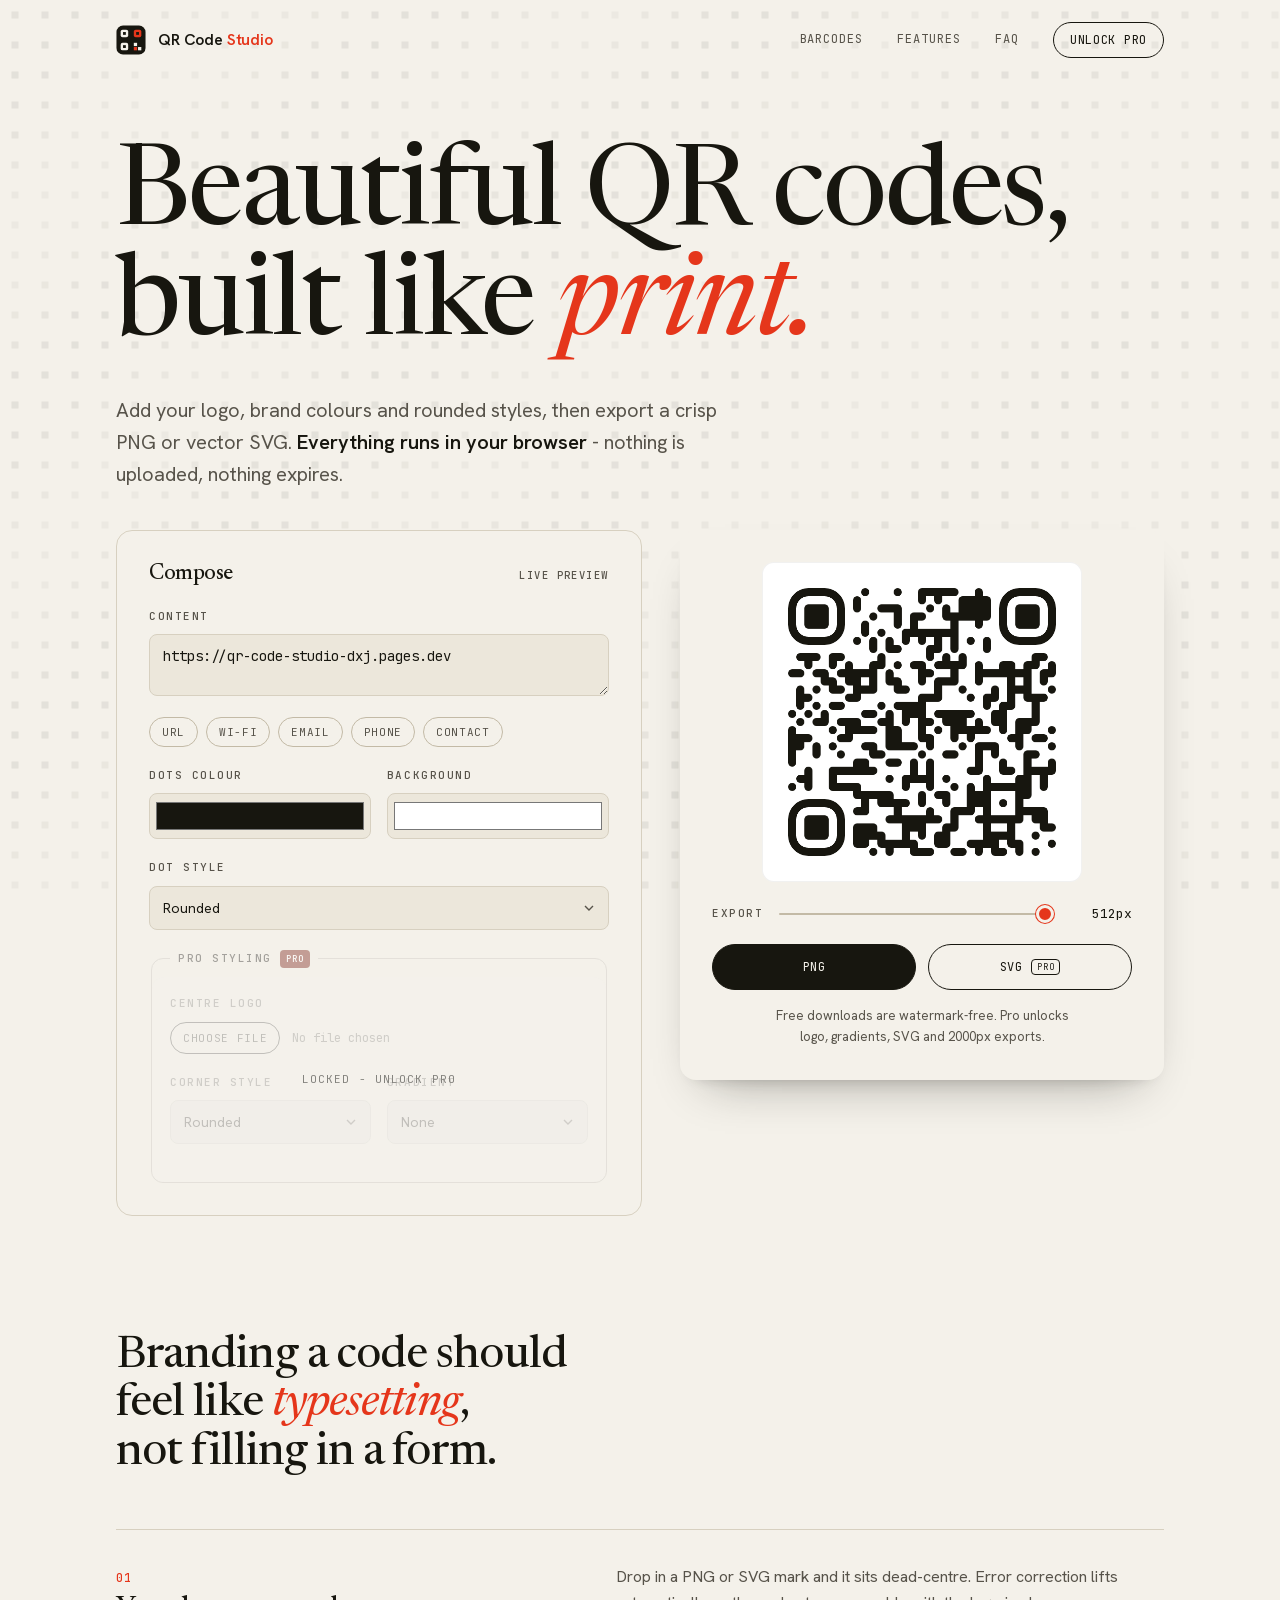
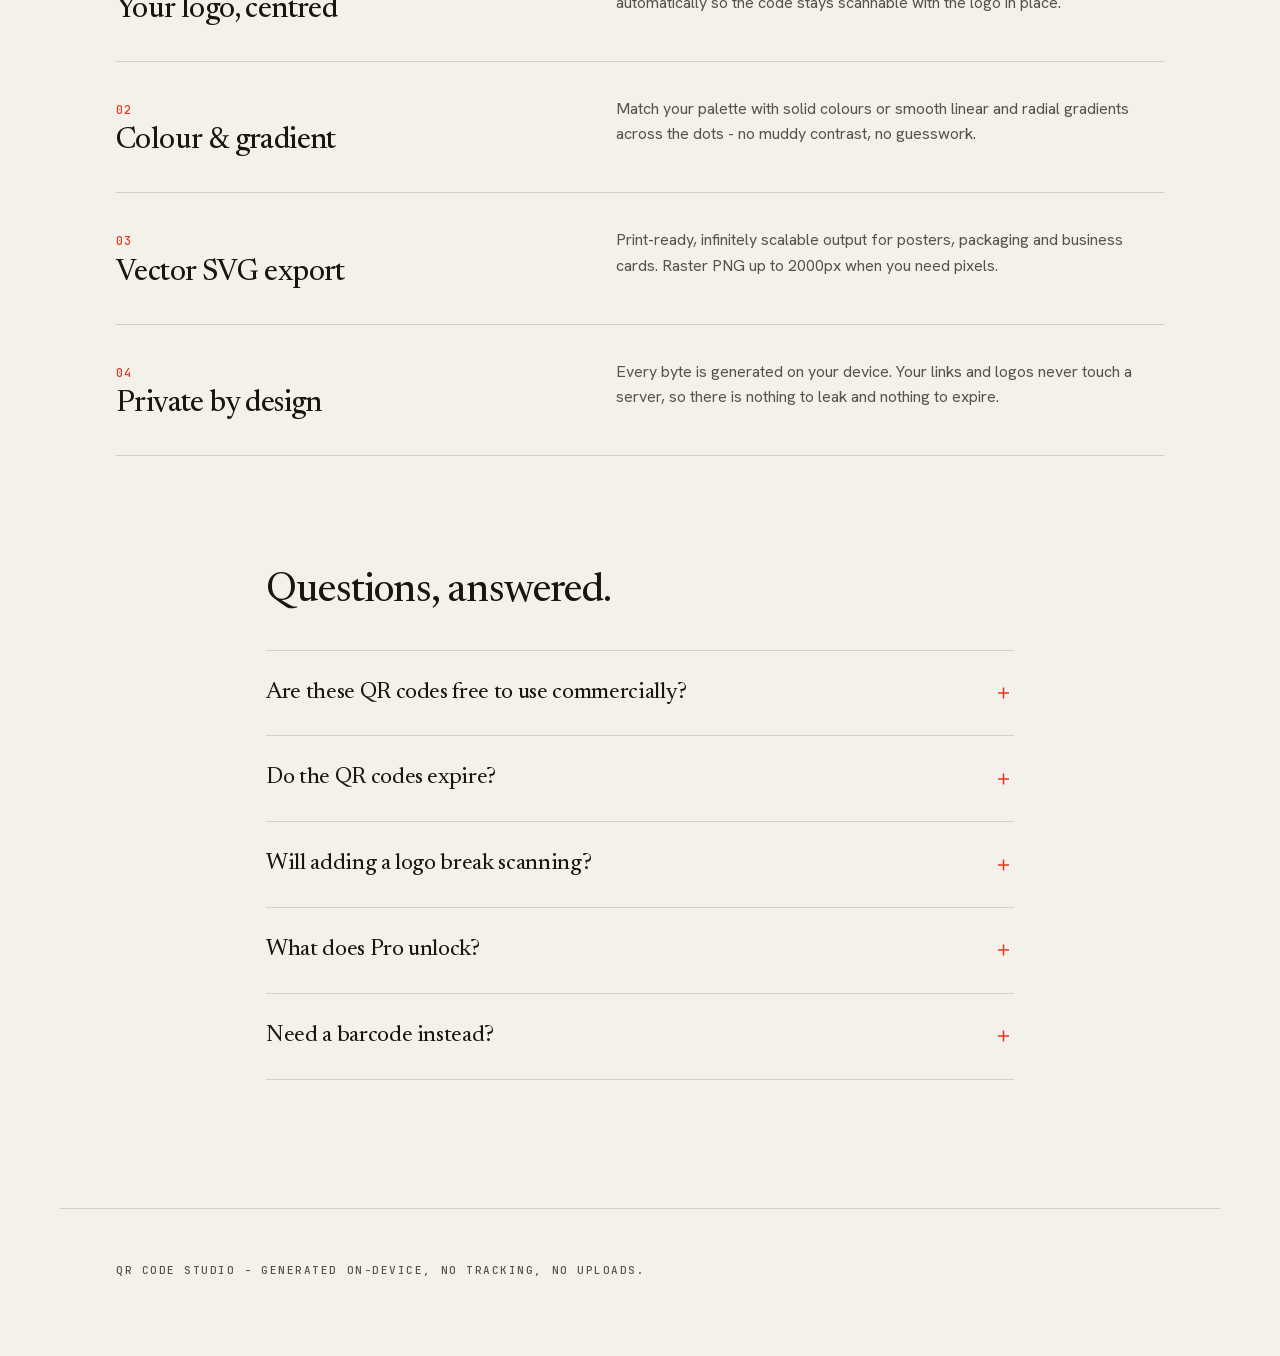
<file: index.html>
<!DOCTYPE html>
<html lang="en">
<head>
  <meta charset="UTF-8" />
  <meta name="viewport" content="width=device-width, initial-scale=1.0" />
  <title>QR Code Studio - Free QR Code Generator with Logo, Colors & SVG</title>
  <meta name="description" content="Create beautiful, high-resolution QR codes free. Add your logo, custom colors, rounded styles, and download as PNG or SVG. Works fully in your browser - no signup, no tracking." />
  <link rel="canonical" href="https://qr-code-studio-dxj.pages.dev/" />

  <meta property="og:type" content="website" />
  <meta property="og:title" content="QR Code Studio - Free QR Code Generator with Logo & Colors" />
  <meta property="og:description" content="Design QR codes with your logo, colors and styles. Download PNG or SVG. Free, private, in-browser." />
  <meta property="og:url" content="https://qr-code-studio-dxj.pages.dev/" />
  <meta property="og:image" content="https://qr-code-studio-dxj.pages.dev/assets/og.svg" />
  <meta name="twitter:card" content="summary_large_image" />
  <meta name="twitter:title" content="QR Code Studio - Free QR Code Generator" />
  <meta name="twitter:description" content="Design QR codes with your logo, colors and styles. Download PNG or SVG. Free & private." />
  <meta name="twitter:image" content="https://qr-code-studio-dxj.pages.dev/assets/og.svg" />

  <link rel="icon" type="image/svg+xml" href="/assets/favicon.svg" />
  <link rel="preload" as="font" type="font/woff2" href="/assets/fonts/newsreader.woff2" crossorigin />
  <link rel="preload" as="font" type="font/woff2" href="/assets/fonts/hanken-grotesk.woff2" crossorigin />
  <link rel="stylesheet" href="/styles.css" />

  <script type="application/ld+json">
  {
    "@context": "https://schema.org",
    "@type": "WebApplication",
    "name": "QR Code Studio",
    "applicationCategory": "DesignApplication",
    "operatingSystem": "Any",
    "offers": { "@type": "Offer", "price": "0", "priceCurrency": "USD" },
    "description": "Free in-browser QR code generator with logo, colors, styles, and PNG/SVG export."
  }
  </script>
</head>
<body>
  <canvas id="bg-grid" aria-hidden="true"></canvas>

  <header class="site-header">
    <a class="brand" href="/" aria-label="QR Code Studio home">
      <svg viewBox="0 0 32 32" fill="none" aria-hidden="true">
        <rect x="0.5" y="0.5" width="31" height="31" rx="7" fill="#17160f"/>
        <rect x="5" y="5" width="8" height="8" rx="2" fill="#f4f1ea"/>
        <rect x="7.5" y="7.5" width="3" height="3" fill="#17160f"/>
        <rect x="19" y="5" width="8" height="8" rx="2" fill="#e5361b"/>
        <rect x="21.5" y="7.5" width="3" height="3" fill="#17160f"/>
        <rect x="5" y="19" width="8" height="8" rx="2" fill="#f4f1ea"/>
        <rect x="7.5" y="21.5" width="3" height="3" fill="#17160f"/>
        <rect x="19" y="19" width="3.5" height="3.5" fill="#f4f1ea"/>
        <rect x="23.5" y="23.5" width="3.5" height="3.5" fill="#f4f1ea"/>
        <rect x="19" y="23.5" width="3.5" height="3.5" fill="#e5361b"/>
      </svg>
      <span class="brand-name">QR&nbsp;Code&nbsp;<em>Studio</em></span>
    </a>
    <nav class="site-nav">
      <a href="/barcode/" class="nav-cross">Barcodes</a>
      <a href="#features">Features</a>
      <a href="#faq">FAQ</a>
      <button id="pro-badge" class="pill" type="button">Unlock Pro</button>
    </nav>
  </header>

  <main>
    <section class="hero">
      <h1>
        <span class="reveal-word" style="--d:0s">Beautiful</span>
        <span class="reveal-word" style="--d:.06s">QR</span>
        <span class="reveal-word" style="--d:.12s">codes,</span>
        <span class="reveal-word" style="--d:.18s">built</span>
        <span class="reveal-word" style="--d:.24s">like</span>
        <span class="reveal-word ink-accent" style="--d:.3s">print.</span>
      </h1>
      <p class="hero-sub">Add your logo, brand colours and rounded styles, then export a crisp PNG or vector SVG. <strong>Everything runs in your browser</strong> - nothing is uploaded, nothing expires.</p>
    </section>

    <section class="studio" aria-label="QR code editor">
      <div class="panel controls">
        <div class="panel-head">
          <h2>Compose</h2>
          <span class="meta">Live preview</span>
        </div>

        <div class="field">
          <label for="qr-data">Content</label>
          <textarea id="qr-data" rows="2" placeholder="https://your-link.com or any text">https://qr-code-studio-dxj.pages.dev</textarea>
          <div class="quicktypes" id="quicktypes">
            <button type="button" data-tpl="url">URL</button>
            <button type="button" data-tpl="wifi">Wi-Fi</button>
            <button type="button" data-tpl="email">Email</button>
            <button type="button" data-tpl="tel">Phone</button>
            <button type="button" data-tpl="vcard">Contact</button>
          </div>
        </div>

        <div class="grid-2">
          <div class="field">
            <label for="fg">Dots colour</label>
            <input type="color" id="fg" value="#17160f" />
          </div>
          <div class="field">
            <label for="bg">Background</label>
            <input type="color" id="bg" value="#ffffff" />
          </div>
        </div>

        <div class="field">
          <label for="dotStyle">Dot style</label>
          <select id="dotStyle">
            <option value="square">Square</option>
            <option value="rounded" selected>Rounded</option>
            <option value="dots">Dots</option>
            <option value="classy">Classy</option>
            <option value="classy-rounded">Classy rounded</option>
            <option value="extra-rounded">Extra rounded</option>
          </select>
        </div>

        <fieldset class="field pro-section" id="pro-section">
          <legend>Pro styling <span class="tag">PRO</span></legend>

          <div class="field">
            <label for="logo">Centre logo</label>
            <input type="file" id="logo" accept="image/*" />
            <button type="button" id="clear-logo" class="link-btn" hidden>Remove logo</button>
          </div>

          <div class="grid-2">
            <div class="field">
              <label for="cornerStyle">Corner style</label>
              <select id="cornerStyle">
                <option value="square">Square</option>
                <option value="extra-rounded" selected>Rounded</option>
                <option value="dot">Dot</option>
              </select>
            </div>
            <div class="field">
              <label for="gradient">Gradient</label>
              <select id="gradient">
                <option value="none" selected>None</option>
                <option value="linear">Linear</option>
                <option value="radial">Radial</option>
              </select>
            </div>
          </div>

          <div class="field" id="gradient-color-wrap" hidden>
            <label for="fg2">Gradient second colour</label>
            <input type="color" id="fg2" value="#e5361b" />
          </div>
        </fieldset>
      </div>

      <div class="preview">
        <div class="qr-stage" id="qr-stage">
          <div class="qr-canvas" id="qr-canvas"></div>
        </div>

        <div class="size-row">
          <label for="size">Export</label>
          <input type="range" id="size" min="256" max="2000" step="8" value="512" />
          <output id="size-out">512px</output>
        </div>

        <div class="download-row">
          <button class="btn btn-primary" id="dl-png">PNG</button>
          <button class="btn" id="dl-svg" data-pro="true">SVG <span class="tag-sm">PRO</span></button>
        </div>
        <p class="note">Free downloads are watermark-free. Pro unlocks logo, gradients, SVG and 2000px exports.</p>
      </div>
    </section>

    <section id="features" class="feats reveal">
      <h2>Branding a code should feel like <em>typesetting</em>, not filling in a form.</h2>

      <div class="feat-row">
        <h3><span class="idx">01</span>Your logo, centred</h3>
        <p>Drop in a PNG or SVG mark and it sits dead-centre. Error correction lifts automatically so the code stays scannable with the logo in place.</p>
      </div>
      <div class="feat-row">
        <h3><span class="idx">02</span>Colour &amp; gradient</h3>
        <p>Match your palette with solid colours or smooth linear and radial gradients across the dots - no muddy contrast, no guesswork.</p>
      </div>
      <div class="feat-row">
        <h3><span class="idx">03</span>Vector SVG export</h3>
        <p>Print-ready, infinitely scalable output for posters, packaging and business cards. Raster PNG up to 2000px when you need pixels.</p>
      </div>
      <div class="feat-row">
        <h3><span class="idx">04</span>Private by design</h3>
        <p>Every byte is generated on your device. Your links and logos never touch a server, so there is nothing to leak and nothing to expire.</p>
      </div>
    </section>

    <section id="faq" class="faq reveal">
      <h2>Questions, answered.</h2>
      <details><summary>Are these QR codes free to use commercially?</summary><p>Yes. The codes you generate are yours to use anywhere - print, web, packaging, signage.</p></details>
      <details><summary>Do the QR codes expire?</summary><p>No. These are static QR codes that encode your content directly, so they never expire and don't rely on this site staying online.</p></details>
      <details><summary>Will adding a logo break scanning?</summary><p>Not if it's reasonably sized. We use high error correction, so a centred logo up to ~25% of the code stays reliably scannable. Always test before printing.</p></details>
      <details><summary>What does Pro unlock?</summary><p>Centre logos, gradients, custom corner styles, vector SVG export, and high-resolution PNG up to 2000px. It's a one-time purchase.</p></details>
      <details><summary>Need a barcode instead?</summary><p>Head to the <a href="/barcode/">Barcode Generator</a> for CODE128, EAN, UPC and more - same studio, same one-time Pro unlock.</p></details>
    </section>
  </main>

  <footer class="site-footer">
    <p class="meta">
      QR Code Studio - generated on-device, no tracking, no uploads.<br />
      <span id="support-line" hidden>Enjoying it? <a id="support-link" href="#" target="_blank" rel="noopener">Buy me a coffee</a>.</span>
    </p>
  </footer>

  <div class="modal-backdrop" id="pro-modal" hidden>
    <div class="modal" role="dialog" aria-modal="true" aria-labelledby="pro-title">
      <button class="modal-close" id="pro-close" aria-label="Close">
        <svg viewBox="0 0 20 20" fill="none"><path d="M5 5l10 10M15 5L5 15" stroke="currentColor" stroke-width="1.6" stroke-linecap="round"/></svg>
      </button>
      <h2 id="pro-title">Pro <span class="tag">STUDIO</span></h2>
      <p class="price-note">One-time purchase - unlock both tools</p>
      <ul class="pro-list">
        <li><svg viewBox="0 0 16 16" fill="none"><path d="M3 8.5l3.5 3.5L13 4" stroke="currentColor" stroke-width="1.7" stroke-linecap="round" stroke-linejoin="round"/></svg>Centre logo embedding</li>
        <li><svg viewBox="0 0 16 16" fill="none"><path d="M3 8.5l3.5 3.5L13 4" stroke="currentColor" stroke-width="1.7" stroke-linecap="round" stroke-linejoin="round"/></svg>Gradients &amp; custom corner styles</li>
        <li><svg viewBox="0 0 16 16" fill="none"><path d="M3 8.5l3.5 3.5L13 4" stroke="currentColor" stroke-width="1.7" stroke-linecap="round" stroke-linejoin="round"/></svg>Vector <strong>SVG</strong> export</li>
        <li><svg viewBox="0 0 16 16" fill="none"><path d="M3 8.5l3.5 3.5L13 4" stroke="currentColor" stroke-width="1.7" stroke-linecap="round" stroke-linejoin="round"/></svg>High-res PNG up to 2000px</li>
      </ul>
      <a class="btn btn-primary btn-block" id="buy-btn" href="#" target="_blank" rel="noopener">Get Pro - <span id="price-label">$9 once</span></a>
      <div class="license-box">
        <label for="license">Already bought? Enter your license key</label>
        <div class="license-row">
          <input type="text" id="license" placeholder="XXXXXXXX-XXXXXXXX-XXXXXXXX-XXXXXXXX" />
          <button class="btn" id="activate-btn">Activate</button>
        </div>
        <p class="license-msg" id="license-msg" role="status"></p>
      </div>
    </div>
  </div>

  <script src="/config.js"></script>
  <script src="/analytics.js"></script>
  <script src="/vendor/qr-code-styling.js"></script>
  <script src="/app.js"></script>
  <script src="/motion.js"></script>
</body>
</html>
</file>
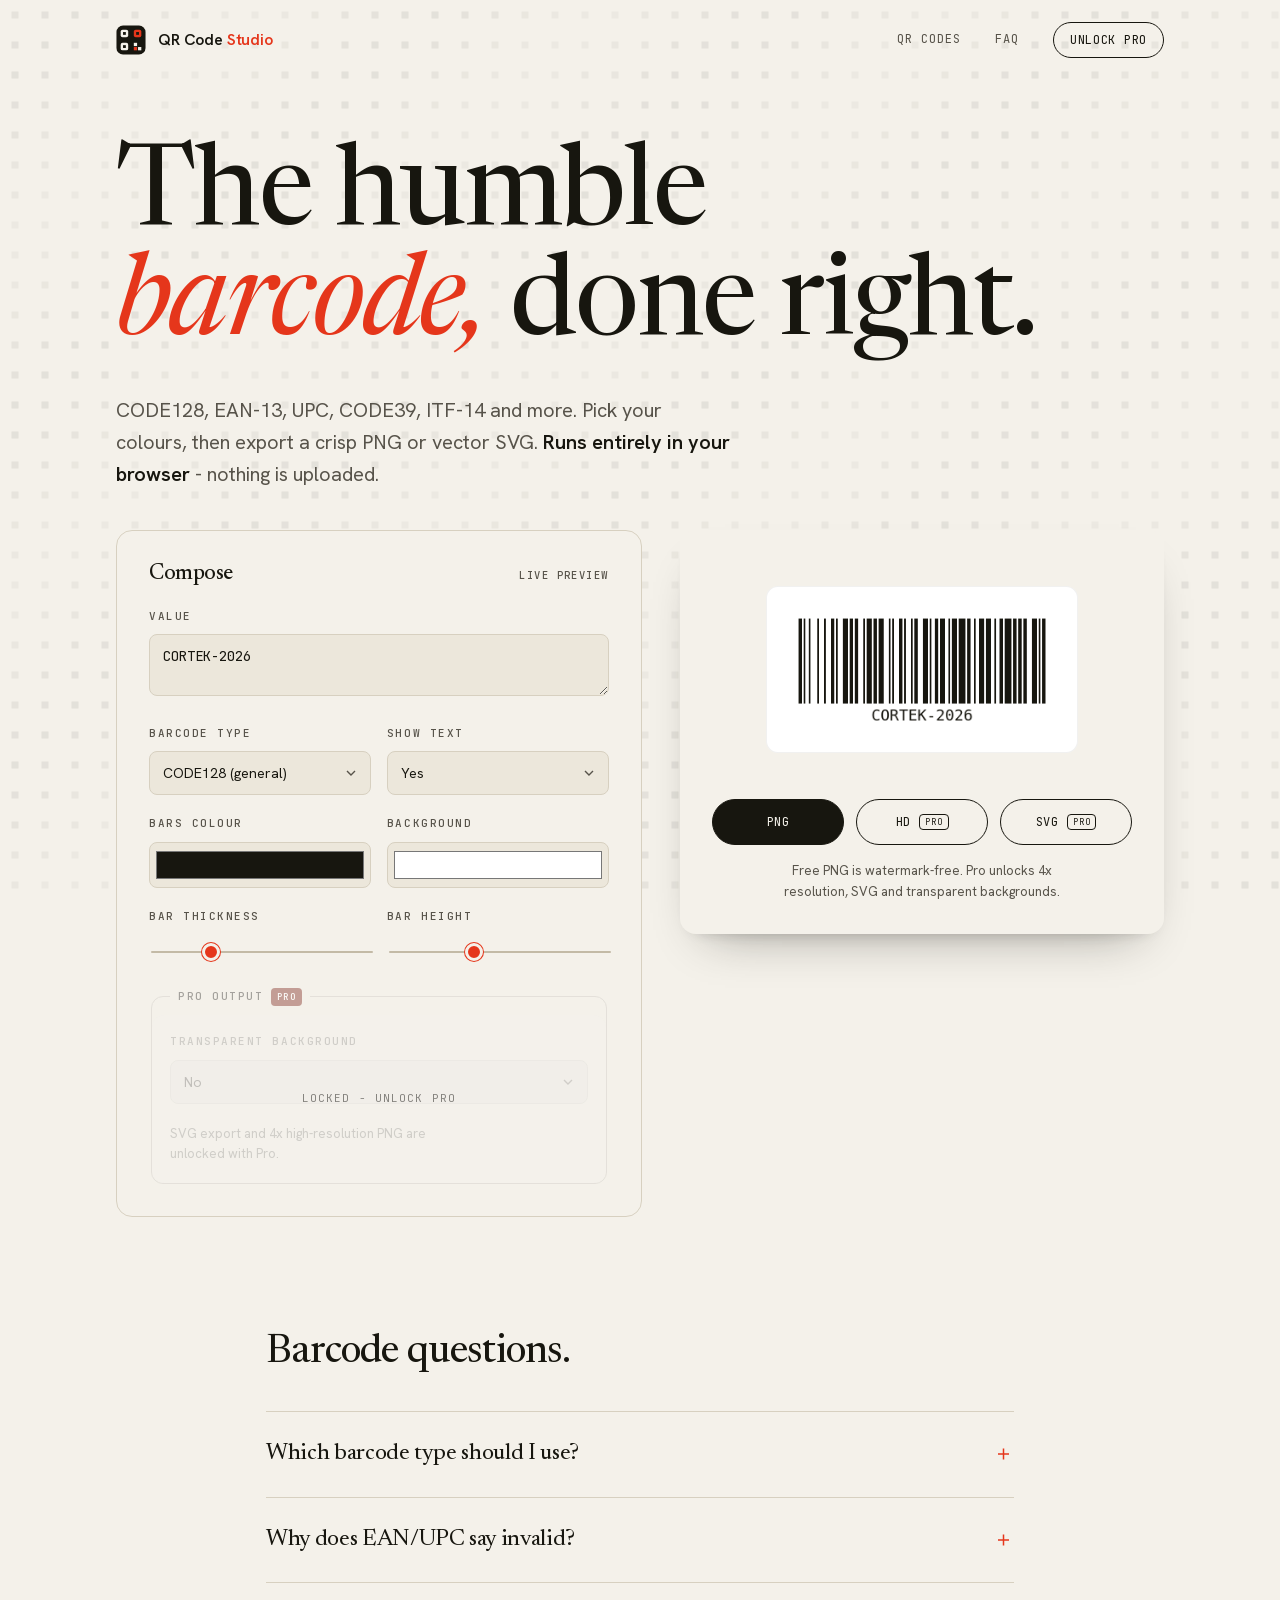
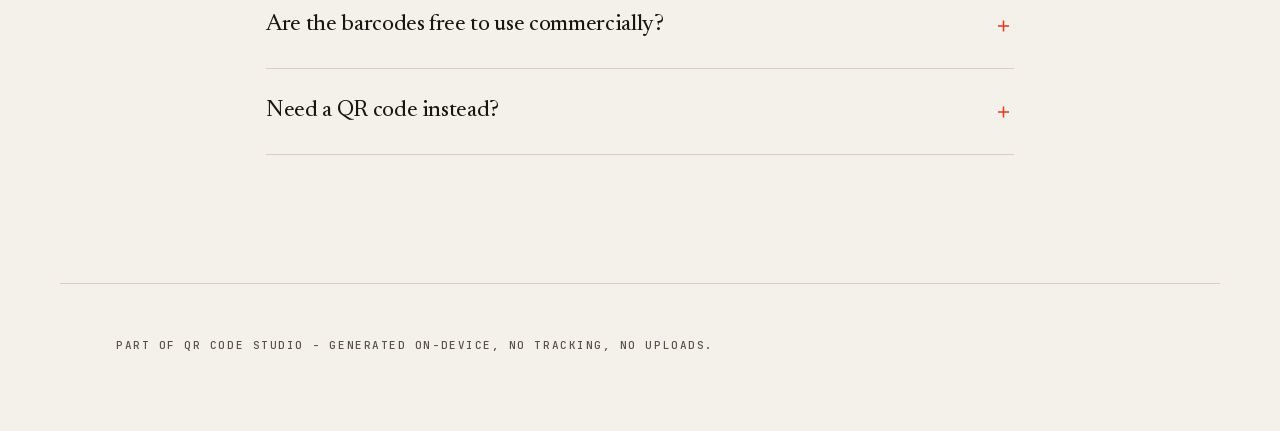
<file: barcode/index.html>
<!DOCTYPE html>
<html lang="en">
<head>
  <meta charset="UTF-8" />
  <meta name="viewport" content="width=device-width, initial-scale=1.0" />
  <title>Barcode Generator - Free CODE128, EAN, UPC Barcodes (PNG & SVG)</title>
  <meta name="description" content="Generate barcodes free: CODE128, EAN-13, UPC, CODE39, ITF-14 and more. Custom colors, download PNG or vector SVG. Runs in your browser - no signup, no tracking." />
  <link rel="canonical" href="https://qr-code-studio-dxj.pages.dev/barcode/" />

  <meta property="og:type" content="website" />
  <meta property="og:title" content="Barcode Generator - Free CODE128, EAN, UPC (PNG & SVG)" />
  <meta property="og:description" content="Generate barcodes with custom colors and download PNG or vector SVG. Free & private." />
  <meta property="og:url" content="https://qr-code-studio-dxj.pages.dev/barcode/" />
  <meta property="og:image" content="https://qr-code-studio-dxj.pages.dev/assets/og.svg" />
  <meta name="twitter:card" content="summary_large_image" />

  <link rel="icon" type="image/svg+xml" href="/assets/favicon.svg" />
  <link rel="preload" as="font" type="font/woff2" href="/assets/fonts/newsreader.woff2" crossorigin />
  <link rel="preload" as="font" type="font/woff2" href="/assets/fonts/hanken-grotesk.woff2" crossorigin />
  <link rel="stylesheet" href="/styles.css" />

  <script type="application/ld+json">
  {
    "@context": "https://schema.org",
    "@type": "WebApplication",
    "name": "Barcode Generator",
    "applicationCategory": "DesignApplication",
    "operatingSystem": "Any",
    "offers": { "@type": "Offer", "price": "0", "priceCurrency": "USD" },
    "description": "Free in-browser barcode generator (CODE128, EAN, UPC) with PNG/SVG export."
  }
  </script>
</head>
<body>
  <canvas id="bg-grid" aria-hidden="true"></canvas>

  <header class="site-header">
    <a class="brand" href="/" aria-label="QR Code Studio home">
      <svg viewBox="0 0 32 32" fill="none" aria-hidden="true">
        <rect x="0.5" y="0.5" width="31" height="31" rx="7" fill="#17160f"/>
        <rect x="5" y="5" width="8" height="8" rx="2" fill="#f4f1ea"/>
        <rect x="7.5" y="7.5" width="3" height="3" fill="#17160f"/>
        <rect x="19" y="5" width="8" height="8" rx="2" fill="#e5361b"/>
        <rect x="21.5" y="7.5" width="3" height="3" fill="#17160f"/>
        <rect x="5" y="19" width="8" height="8" rx="2" fill="#f4f1ea"/>
        <rect x="7.5" y="21.5" width="3" height="3" fill="#17160f"/>
        <rect x="19" y="19" width="3.5" height="3.5" fill="#f4f1ea"/>
        <rect x="23.5" y="23.5" width="3.5" height="3.5" fill="#f4f1ea"/>
        <rect x="19" y="23.5" width="3.5" height="3.5" fill="#e5361b"/>
      </svg>
      <span class="brand-name">QR&nbsp;Code&nbsp;<em>Studio</em></span>
    </a>
    <nav class="site-nav">
      <a href="/" class="nav-cross">QR&nbsp;Codes</a>
      <a href="#faq">FAQ</a>
      <button id="pro-badge" class="pill" type="button">Unlock Pro</button>
    </nav>
  </header>

  <main>
    <section class="hero">
      <h1>
        <span class="reveal-word" style="--d:0s">The</span>
        <span class="reveal-word" style="--d:.06s">humble</span>
        <span class="reveal-word ink-accent" style="--d:.12s">barcode,</span>
        <span class="reveal-word" style="--d:.18s">done</span>
        <span class="reveal-word" style="--d:.24s">right.</span>
      </h1>
      <p class="hero-sub">CODE128, EAN-13, UPC, CODE39, ITF-14 and more. Pick your colours, then export a crisp PNG or vector SVG. <strong>Runs entirely in your browser</strong> - nothing is uploaded.</p>
    </section>

    <section class="studio" aria-label="Barcode editor">
      <div class="panel controls">
        <div class="panel-head">
          <h2>Compose</h2>
          <span class="meta">Live preview</span>
        </div>

        <div class="field">
          <label for="bc-data">Value</label>
          <textarea id="bc-data" rows="2" placeholder="Enter text or numbers">CORTEK-2026</textarea>
          <p class="bc-error" id="bc-error" hidden></p>
        </div>

        <div class="grid-2">
          <div class="field">
            <label for="format">Barcode type</label>
            <select id="format">
              <option value="CODE128" selected>CODE128 (general)</option>
              <option value="EAN13">EAN-13 (retail)</option>
              <option value="UPC">UPC-A (retail)</option>
              <option value="EAN8">EAN-8</option>
              <option value="CODE39">CODE39</option>
              <option value="ITF14">ITF-14</option>
              <option value="MSI">MSI</option>
              <option value="pharmacode">Pharmacode</option>
            </select>
          </div>
          <div class="field">
            <label for="displayValue">Show text</label>
            <select id="displayValue">
              <option value="yes" selected>Yes</option>
              <option value="no">No</option>
            </select>
          </div>
        </div>

        <div class="grid-2">
          <div class="field">
            <label for="fg">Bars colour</label>
            <input type="color" id="fg" value="#17160f" />
          </div>
          <div class="field">
            <label for="bg">Background</label>
            <input type="color" id="bg" value="#ffffff" />
          </div>
        </div>

        <div class="grid-2">
          <div class="field">
            <label for="barWidth">Bar thickness</label>
            <input type="range" id="barWidth" min="1" max="5" step="1" value="2" />
          </div>
          <div class="field">
            <label for="height">Bar height</label>
            <input type="range" id="height" min="40" max="200" step="5" value="100" />
          </div>
        </div>

        <fieldset class="field pro-section" id="pro-section">
          <legend>Pro output <span class="tag">PRO</span></legend>
          <div class="field">
            <label for="transparent">Transparent background</label>
            <select id="transparent">
              <option value="no" selected>No</option>
              <option value="yes">Yes</option>
            </select>
          </div>
          <p class="note" style="text-align:left;margin:0">SVG export and 4x high-resolution PNG are unlocked with Pro.</p>
        </fieldset>
      </div>

      <div class="preview">
        <div class="qr-stage bc-stage" id="qr-stage">
          <div class="qr-canvas bc-stage" style="aspect-ratio:auto;width:100%">
            <canvas id="bc"></canvas>
          </div>
        </div>

        <div class="download-row">
          <button class="btn btn-primary" id="dl-png">PNG</button>
          <button class="btn" id="dl-png-hd" data-pro="true">HD <span class="tag-sm">PRO</span></button>
          <button class="btn" id="dl-svg" data-pro="true">SVG <span class="tag-sm">PRO</span></button>
        </div>
        <p class="note">Free PNG is watermark-free. Pro unlocks 4x resolution, SVG and transparent backgrounds.</p>
      </div>
    </section>

    <section id="faq" class="faq reveal">
      <h2>Barcode questions.</h2>
      <details><summary>Which barcode type should I use?</summary><p><strong>CODE128</strong> is the safe default for internal labels and general use. Use <strong>EAN-13</strong> or <strong>UPC-A</strong> for retail products, and <strong>ITF-14</strong> for shipping cartons.</p></details>
      <details><summary>Why does EAN/UPC say invalid?</summary><p>Those formats require an exact number of digits (EAN-13 needs 12-13 digits, UPC-A needs 11-12). CODE128 accepts almost any text.</p></details>
      <details><summary>Are the barcodes free to use commercially?</summary><p>Yes. Generate as many as you like for products, labels, and inventory.</p></details>
      <details><summary>Need a QR code instead?</summary><p>Use the <a href="/">QR Code Studio</a> for QR codes with logos, colours and styles.</p></details>
    </section>
  </main>

  <footer class="site-footer">
    <p class="meta">
      Part of QR Code Studio - generated on-device, no tracking, no uploads.<br />
      <span id="support-line" hidden>Enjoying it? <a id="support-link" href="#" target="_blank" rel="noopener">Buy me a coffee</a>.</span>
    </p>
  </footer>

  <div class="modal-backdrop" id="pro-modal" hidden>
    <div class="modal" role="dialog" aria-modal="true" aria-labelledby="pro-title">
      <button class="modal-close" id="pro-close" aria-label="Close">
        <svg viewBox="0 0 20 20" fill="none"><path d="M5 5l10 10M15 5L5 15" stroke="currentColor" stroke-width="1.6" stroke-linecap="round"/></svg>
      </button>
      <h2 id="pro-title">Pro <span class="tag">STUDIO</span></h2>
      <p class="price-note">One-time purchase - unlock both tools</p>
      <ul class="pro-list">
        <li><svg viewBox="0 0 16 16" fill="none"><path d="M3 8.5l3.5 3.5L13 4" stroke="currentColor" stroke-width="1.7" stroke-linecap="round" stroke-linejoin="round"/></svg>4x high-resolution PNG</li>
        <li><svg viewBox="0 0 16 16" fill="none"><path d="M3 8.5l3.5 3.5L13 4" stroke="currentColor" stroke-width="1.7" stroke-linecap="round" stroke-linejoin="round"/></svg>Vector <strong>SVG</strong> export</li>
        <li><svg viewBox="0 0 16 16" fill="none"><path d="M3 8.5l3.5 3.5L13 4" stroke="currentColor" stroke-width="1.7" stroke-linecap="round" stroke-linejoin="round"/></svg>Transparent backgrounds</li>
        <li><svg viewBox="0 0 16 16" fill="none"><path d="M3 8.5l3.5 3.5L13 4" stroke="currentColor" stroke-width="1.7" stroke-linecap="round" stroke-linejoin="round"/></svg>Everything in the QR tool too</li>
      </ul>
      <a class="btn btn-primary btn-block" id="buy-btn" href="#" target="_blank" rel="noopener">Get Pro - <span id="price-label">$9 once</span></a>
      <div class="license-box">
        <label for="license">Already bought? Enter your license key</label>
        <div class="license-row">
          <input type="text" id="license" placeholder="XXXXXXXX-XXXXXXXX-XXXXXXXX-XXXXXXXX" />
          <button class="btn" id="activate-btn">Activate</button>
        </div>
        <p class="license-msg" id="license-msg" role="status"></p>
      </div>
    </div>
  </div>

  <script src="/config.js"></script>
  <script src="/analytics.js"></script>
  <script src="/vendor/jsbarcode.js"></script>
  <script src="/barcode/app.js"></script>
  <script src="/motion.js"></script>
</body>
</html>
</file>
<file: styles.css>
/* ============================================================
   QR Code Studio - editorial system
   Paper & ink, one vermilion accent. Type-led, grid-native.
   ============================================================ */

@font-face {
  font-family: "Newsreader";
  src: url(/assets/fonts/newsreader.woff2) format("woff2");
  font-weight: 400 600;
  font-style: normal;
  font-display: swap;
}
@font-face {
  font-family: "Newsreader";
  src: url(/assets/fonts/newsreader-italic.woff2) format("woff2");
  font-weight: 400 500;
  font-style: italic;
  font-display: swap;
}
@font-face {
  font-family: "Hanken Grotesk";
  src: url(/assets/fonts/hanken-grotesk.woff2) format("woff2");
  font-weight: 400 700;
  font-style: normal;
  font-display: swap;
}
@font-face {
  font-family: "JetBrains Mono";
  src: url(/assets/fonts/jetbrains-mono.woff2) format("woff2");
  font-weight: 100 800;
  font-style: normal;
  font-display: swap;
}

:root {
  --paper: #f4f1ea;
  --paper-2: #ece7db;
  --paper-3: #e3ddce;
  --ink: #17160f;
  --ink-2: #57534a;      /* warm-tinted secondary, not gray */
  --ink-3: #8a8578;      /* faint */
  --line: #d7d0c0;
  --line-strong: #c3baa6;
  --accent: #e5361b;     /* vermilion */
  --accent-deep: #b8290f;
  --ok: #2f7d4f;
  --err: #c0301a;

  --sans: "Hanken Grotesk", -apple-system, BlinkMacSystemFont, "Segoe UI", sans-serif;
  --display: "Newsreader", Georgia, "Times New Roman", serif;
  --mono: "JetBrains Mono", ui-monospace, "SF Mono", Menlo, monospace;

  --r-lg: 16px;
  --r-md: 12px;
  --r-sm: 8px;
  --shadow: 0 24px 48px -28px rgba(23, 22, 15, 0.45), 0 8px 18px -14px rgba(23, 22, 15, 0.3);
  --ease: cubic-bezier(0.16, 1, 0.3, 1);
  --maxw: 1160px;
}

* { box-sizing: border-box; }

html {
  scroll-behavior: smooth;
  -webkit-text-size-adjust: 100%;
}

body {
  margin: 0;
  font-family: var(--sans);
  font-size: 17px;
  line-height: 1.6;
  color: var(--ink);
  background: var(--paper);
  -webkit-font-smoothing: antialiased;
  text-rendering: optimizeLegibility;
  overflow-x: hidden;
}

/* Living module-grid canvas behind everything */
#bg-grid {
  position: fixed;
  inset: 0;
  width: 100%;
  height: 100%;
  z-index: 0;
  pointer-events: none;
}
body > *:not(#bg-grid) { position: relative; z-index: 1; }

/* Browser surfaces themed from the palette */
::selection { background: var(--accent); color: #fff; }
::-moz-selection { background: var(--accent); color: #fff; }
:focus-visible { outline: 2px solid var(--accent); outline-offset: 3px; border-radius: 3px; }
html { scrollbar-color: var(--line-strong) transparent; }
::-webkit-scrollbar { width: 11px; height: 11px; }
::-webkit-scrollbar-thumb { background: var(--line-strong); border: 3px solid var(--paper); border-radius: 999px; }
::-webkit-scrollbar-thumb:hover { background: var(--ink-3); }

a { color: var(--ink); text-decoration: none; }

h1, h2, h3 {
  font-family: var(--display);
  font-weight: 440;
  font-optical-sizing: auto;
  font-synthesis: none;
  letter-spacing: -0.02em;
  line-height: 1.06;
  margin: 0;
  text-wrap: balance;
}

/* Micro-labels: mono, annotating data fields (spec style) */
.ey, label, legend, .meta {
  font-family: var(--mono);
  font-size: 11px;
  font-weight: 500;
  letter-spacing: 0.14em;
  text-transform: uppercase;
  color: var(--ink-2);
}

/* -------------------- Layout shell -------------------- */
.wrap { max-width: var(--maxw); margin: 0 auto; padding: 0 clamp(20px, 5vw, 56px); }

.site-header {
  display: flex;
  align-items: center;
  justify-content: space-between;
  max-width: var(--maxw);
  margin: 0 auto;
  padding: 22px clamp(20px, 5vw, 56px);
}
.brand { display: inline-flex; align-items: center; gap: 12px; }
.brand svg { display: block; width: 30px; height: 30px; }
.brand-name { font-family: var(--sans); font-weight: 600; font-size: 16px; letter-spacing: -0.01em; }
.brand-name em { font-style: normal; color: var(--accent); }

.site-nav { display: flex; align-items: center; gap: clamp(16px, 3vw, 34px); }
.site-nav a {
  font-family: var(--mono);
  font-size: 12px;
  letter-spacing: 0.08em;
  text-transform: uppercase;
  color: var(--ink-2);
  position: relative;
  padding: 4px 0;
}
.site-nav a::after {
  content: ""; position: absolute; left: 0; bottom: 0; height: 1px; width: 100%;
  background: var(--ink); transform: scaleX(0); transform-origin: left;
  transition: transform 0.4s var(--ease);
}
.site-nav a:hover { color: var(--ink); }
.site-nav a:hover::after { transform: scaleX(1); }

.pill {
  font-family: var(--mono);
  font-size: 12px;
  letter-spacing: 0.06em;
  text-transform: uppercase;
  color: var(--ink);
  background: transparent;
  border: 1px solid var(--ink);
  padding: 9px 16px;
  border-radius: 999px;
  cursor: pointer;
  display: inline-flex; align-items: center; gap: 7px;
  transition: background 0.3s var(--ease), color 0.3s var(--ease), transform 0.2s var(--ease);
}
.pill svg { width: 13px; height: 13px; }
.pill:hover { background: var(--ink); color: var(--paper); }
.pill.pill-pro { background: var(--accent); border-color: var(--accent); color: #fff; }
.pill.pill-pro:hover { background: var(--accent-deep); border-color: var(--accent-deep); }

/* -------------------- Hero -------------------- */
.hero { max-width: var(--maxw); margin: clamp(28px, 6vw, 64px) auto clamp(24px, 4vw, 40px); padding: 0 clamp(20px, 5vw, 56px); }
.hero h1 {
  font-size: clamp(40px, 9vw, 112px);
  font-weight: 420;
  font-variation-settings: "opsz" 72;
  line-height: 0.98;
  max-width: 15ch;
}
.hero h1 .ink-accent { color: var(--accent); font-style: italic; }
.hero-sub {
  margin: clamp(20px, 3vw, 30px) 0 0;
  max-width: 56ch;
  font-size: clamp(17px, 1.6vw, 20px);
  color: var(--ink-2);
}
.hero-sub strong { color: var(--ink); font-weight: 600; }

/* word-stagger reveal */
.reveal-word { display: inline-block; }
@media (prefers-reduced-motion: no-preference) {
  .js .reveal-word { opacity: 0; transform: translateY(0.5em) rotate(1.5deg); animation: wordIn 0.9s var(--ease) forwards; animation-delay: var(--d, 0s); }
  @keyframes wordIn { to { opacity: 1; transform: none; } }
}

/* generic scroll reveal (varied per section, see nth rules) */
@media (prefers-reduced-motion: no-preference) {
  .js .reveal { opacity: 0; transform: translateY(18px); transition: opacity 0.7s var(--ease), transform 0.7s var(--ease); }
  .js .reveal.in { opacity: 1; transform: none; }
}

/* -------------------- Studio (the tool) -------------------- */
.studio {
  max-width: var(--maxw);
  margin: 0 auto clamp(60px, 9vw, 120px);
  padding: 0 clamp(20px, 5vw, 56px);
  display: grid;
  grid-template-columns: minmax(0, 1fr) minmax(0, 0.92fr);
  gap: clamp(20px, 3vw, 40px);
  align-items: start;
}
@media (max-width: 900px) { .studio { grid-template-columns: 1fr; } }

.panel {
  background: var(--paper);
  border: 1px solid var(--line);
  border-radius: var(--r-lg);
  padding: clamp(20px, 2.6vw, 32px);
}
.panel-head { display: flex; align-items: baseline; justify-content: space-between; margin-bottom: 22px; }
.panel-head h2 { font-size: 22px; font-weight: 480; }
.panel-head .meta { font-size: 10.5px; }

.field { margin-bottom: 20px; }
.field:last-child { margin-bottom: 0; }
label, legend { display: block; margin-bottom: 9px; }
.grid-2 { display: grid; grid-template-columns: 1fr 1fr; gap: 16px; }

textarea, select, input[type="text"] {
  width: 100%;
  font-family: var(--mono);
  font-size: 14px;
  color: var(--ink);
  background: var(--paper-2);
  border: 1px solid var(--line);
  border-radius: var(--r-sm);
  padding: 12px 13px;
  transition: border-color 0.25s var(--ease), background 0.25s var(--ease);
  resize: vertical;
}
select { font-family: var(--sans); appearance: none;
  background-image: url("data:image/svg+xml,%3Csvg xmlns='http://www.w3.org/2000/svg' width='12' height='12' viewBox='0 0 12 12'%3E%3Cpath d='M2 4l4 4 4-4' stroke='%2357534a' stroke-width='1.4' fill='none'/%3E%3C/svg%3E");
  background-repeat: no-repeat; background-position: right 13px center; padding-right: 34px; cursor: pointer;
}
textarea:hover, select:hover, input[type="text"]:hover { border-color: var(--line-strong); }
textarea:focus, select:focus, input[type="text"]:focus {
  outline: none; border-color: var(--ink); background: var(--paper);
}

input[type="color"] {
  width: 100%; height: 46px; padding: 4px; cursor: pointer;
  background: var(--paper-2); border: 1px solid var(--line); border-radius: var(--r-sm);
}
input[type="color"]:hover { border-color: var(--line-strong); }
input[type="file"] { width: 100%; font-family: var(--mono); font-size: 12px; color: var(--ink-2); }
input[type="file"]::file-selector-button {
  font-family: var(--mono); font-size: 11px; text-transform: uppercase; letter-spacing: 0.06em;
  margin-right: 12px; padding: 8px 12px; border: 1px solid var(--ink); background: transparent;
  color: var(--ink); border-radius: 999px; cursor: pointer; transition: all 0.25s var(--ease);
}
input[type="file"]::file-selector-button:hover { background: var(--ink); color: var(--paper); }

/* range */
input[type="range"] { -webkit-appearance: none; appearance: none; width: 100%; height: 2px; background: var(--line-strong); border-radius: 2px; cursor: pointer; }
input[type="range"]::-webkit-slider-thumb {
  -webkit-appearance: none; width: 18px; height: 18px; border-radius: 50%;
  background: var(--accent); border: 3px solid var(--paper); box-shadow: 0 0 0 1px var(--accent);
  transition: transform 0.2s var(--ease);
}
input[type="range"]::-webkit-slider-thumb:hover { transform: scale(1.15); }
input[type="range"]::-moz-range-thumb { width: 15px; height: 15px; border-radius: 50%; background: var(--accent); border: 3px solid var(--paper); }

/* quick templates */
.quicktypes { display: flex; flex-wrap: wrap; gap: 8px; margin-top: 12px; }
.quicktypes button {
  font-family: var(--mono); font-size: 11px; letter-spacing: 0.06em; text-transform: uppercase;
  background: transparent; border: 1px solid var(--line-strong); color: var(--ink-2);
  padding: 7px 12px; border-radius: 999px; cursor: pointer; transition: all 0.25s var(--ease);
}
.quicktypes button:hover { border-color: var(--ink); color: var(--ink); }
.quicktypes button.active { background: var(--ink); border-color: var(--ink); color: var(--paper); }

/* pro fieldset */
.pro-section { position: relative; border: 1px solid var(--line); border-radius: var(--r-md); padding: 18px; margin-top: 6px; }
.pro-section legend { padding: 0 8px; display: inline-flex; align-items: center; gap: 8px; }
.tag { font-family: var(--mono); font-size: 9px; font-weight: 600; letter-spacing: 0.12em; padding: 2px 6px; border-radius: 4px; background: var(--accent); color: #fff; }
.tag-sm { font-family: var(--mono); font-size: 8.5px; letter-spacing: 0.1em; padding: 1px 5px; border-radius: 4px; border: 1px solid currentColor; }
.link-btn { background: none; border: none; padding: 6px 0; cursor: pointer; font-family: var(--mono); font-size: 11px; letter-spacing: 0.05em; text-transform: uppercase; color: var(--accent); }
.link-btn:hover { color: var(--accent-deep); text-decoration: underline; text-underline-offset: 3px; }

/* locked overlay */
.locked .pro-section { opacity: 0.5; filter: saturate(0.4); }
.locked .pro-section::after {
  content: "Locked - unlock Pro"; position: absolute; inset: 0;
  display: flex; align-items: center; justify-content: center;
  font-family: var(--mono); font-size: 11px; letter-spacing: 0.1em; text-transform: uppercase; color: var(--ink);
  background: color-mix(in srgb, var(--paper) 55%, transparent); border-radius: var(--r-md); cursor: pointer;
}

/* -------------------- Preview -------------------- */
.preview { background: var(--paper); border: none; box-shadow: var(--shadow); border-radius: var(--r-lg);
  padding: clamp(22px, 2.6vw, 32px); display: flex; flex-direction: column; align-items: center; position: sticky; top: 22px; }
@media (max-width: 900px) { .preview { position: static; } }

.qr-stage { position: relative; width: 100%; max-width: 320px; margin: 0 auto 22px; }
.qr-canvas {
  position: relative; background: #fff; border-radius: 12px; padding: 18px;
  display: flex; align-items: center; justify-content: center; aspect-ratio: 1/1; overflow: hidden;
  box-shadow: inset 0 0 0 1px rgba(23,22,15,0.06);
}
.qr-canvas canvas, .qr-canvas svg { width: 100% !important; height: 100% !important; border-radius: 4px; }
/* scan-reveal overlay */
.qr-stage::after {
  content: ""; position: absolute; left: 0; right: 0; top: 0; height: 42%;
  background: linear-gradient(to bottom, color-mix(in srgb, var(--accent) 22%, transparent), transparent);
  opacity: 0; pointer-events: none; border-radius: 12px;
}
@media (prefers-reduced-motion: no-preference) {
  .qr-stage.scanning .qr-canvas > * { animation: qrClip 0.62s var(--ease); }
  .qr-stage.scanning::after { animation: qrScan 0.62s var(--ease); }
  @keyframes qrClip { from { clip-path: inset(0 0 100% 0); } to { clip-path: inset(0 0 0 0); } }
  @keyframes qrScan { 0% { opacity: 0; transform: translateY(-100%); } 30% { opacity: 1; } 100% { opacity: 0; transform: translateY(240%); } }
}

.size-row { display: flex; align-items: center; gap: 14px; width: 100%; margin-bottom: 20px; }
.size-row label { margin: 0; white-space: nowrap; }
.size-row input[type="range"] { flex: 1; }
.size-row output { font-family: var(--mono); font-size: 13px; color: var(--ink); min-width: 62px; text-align: right; font-variant-numeric: tabular-nums; }

.download-row { display: flex; gap: 12px; width: 100%; }
.btn {
  flex: 1; font-family: var(--mono); font-size: 12px; letter-spacing: 0.06em; text-transform: uppercase;
  border: 1px solid var(--ink); background: transparent; color: var(--ink);
  padding: 14px 16px; border-radius: 999px; cursor: pointer;
  display: inline-flex; align-items: center; justify-content: center; gap: 8px;
  transition: background 0.3s var(--ease), color 0.3s var(--ease), transform 0.18s var(--ease), border-color 0.3s var(--ease);
}
.btn:hover { transform: translateY(-1px); }
.btn:active { transform: translateY(0); }
.btn-primary { background: var(--ink); color: var(--paper); }
.btn-primary:hover { background: var(--accent); border-color: var(--accent); }
.btn-block { width: 100%; }
.note { font-family: var(--sans); font-size: 13px; color: var(--ink-2); margin: 16px 0 0; text-align: center; max-width: 42ch; }

/* -------------------- Editorial feature list (no card grid) -------------------- */
.feats { max-width: var(--maxw); margin: 0 auto clamp(60px, 9vw, 120px); padding: 0 clamp(20px, 5vw, 56px); }
.feats > h2 { font-size: clamp(28px, 4vw, 46px); font-weight: 440; max-width: 18ch; margin-bottom: clamp(30px, 4vw, 54px); }
.feats > h2 em { font-style: italic; color: var(--accent); }
.feat-row {
  display: grid; grid-template-columns: 0.9fr 1.1fr; gap: clamp(16px, 4vw, 64px);
  padding: clamp(22px, 3vw, 34px) 0; border-top: 1px solid var(--line);
  align-items: baseline;
}
.feat-row:last-child { border-bottom: 1px solid var(--line); }
.feat-row h3 { font-size: clamp(21px, 2.4vw, 30px); font-weight: 460; }
.feat-row p { margin: 0; color: var(--ink-2); font-size: 16px; max-width: 60ch; }
.feat-row .idx { font-family: var(--mono); font-size: 12px; color: var(--accent); letter-spacing: 0.1em; display: block; margin-bottom: 10px; }
@media (max-width: 720px) { .feat-row { grid-template-columns: 1fr; gap: 10px; } }

/* -------------------- FAQ -------------------- */
.faq { max-width: 860px; margin: 0 auto clamp(70px, 10vw, 130px); padding: 0 clamp(20px, 5vw, 56px); }
.faq > h2 { font-size: clamp(26px, 3.6vw, 40px); font-weight: 440; margin-bottom: clamp(22px, 3vw, 36px); }
.faq details { border-top: 1px solid var(--line); padding: 6px 0; }
.faq details:last-of-type { border-bottom: 1px solid var(--line); }
.faq summary {
  list-style: none; cursor: pointer; padding: 18px 40px 18px 0; position: relative;
  font-family: var(--display); font-size: clamp(18px, 2vw, 23px); font-weight: 440; letter-spacing: -0.015em;
}
.faq summary::-webkit-details-marker { display: none; }
.faq summary::after {
  content: ""; position: absolute; right: 4px; top: 50%; width: 13px; height: 13px;
  background: url("data:image/svg+xml,%3Csvg xmlns='http://www.w3.org/2000/svg' width='13' height='13'%3E%3Cpath d='M6.5 1v11M1 6.5h11' stroke='%23e5361b' stroke-width='1.5'/%3E%3C/svg%3E") center/contain no-repeat;
  transform: translateY(-50%); transition: transform 0.35s var(--ease);
}
.faq details[open] summary::after { transform: translateY(-50%) rotate(135deg); }
.faq details p { margin: 0 0 18px; color: var(--ink-2); font-size: 16px; max-width: 68ch; }
.faq details a { color: var(--accent); text-decoration: underline; text-underline-offset: 3px; }

/* -------------------- Footer -------------------- */
.site-footer { border-top: 1px solid var(--line); padding: 40px clamp(20px, 5vw, 56px) 64px; max-width: var(--maxw); margin: 0 auto; }
.site-footer .meta { font-size: 11px; color: var(--ink-2); line-height: 1.9; }
.site-footer a { color: var(--accent); text-decoration: underline; text-underline-offset: 3px; }

/* -------------------- Modal -------------------- */
.modal-backdrop {
  position: fixed; inset: 0; z-index: 60; display: flex; align-items: center; justify-content: center; padding: 24px;
  background: color-mix(in srgb, var(--ink) 42%, transparent);
  transition: opacity 0.4s var(--ease);
}
@supports (backdrop-filter: blur(2px)) { .modal-backdrop { backdrop-filter: blur(3px); } }
@starting-style { .modal-backdrop { opacity: 0; } }
.modal {
  background: var(--paper); border-radius: var(--r-lg); box-shadow: var(--shadow);
  max-width: 440px; width: 100%; padding: clamp(26px, 3vw, 38px); position: relative;
  transition: opacity 0.45s var(--ease), transform 0.45s var(--ease);
}
@starting-style { .modal { opacity: 0; transform: translateY(16px) scale(0.97); } }
.modal-close { position: absolute; top: 16px; right: 18px; background: none; border: none; cursor: pointer; color: var(--ink-2); padding: 4px; line-height: 0; }
.modal-close svg { width: 20px; height: 20px; }
.modal-close:hover { color: var(--ink); }
.modal h2 { font-size: 30px; font-weight: 460; display: flex; align-items: center; gap: 12px; margin-bottom: 8px; }
.modal .price-note { font-family: var(--mono); font-size: 12px; letter-spacing: 0.08em; text-transform: uppercase; color: var(--ink-2); margin: 0 0 22px; }
.pro-list { list-style: none; margin: 0 0 24px; padding: 0; }
.pro-list li { padding: 11px 0; border-top: 1px solid var(--line); display: flex; align-items: center; gap: 12px; font-size: 15.5px; }
.pro-list li svg { width: 16px; height: 16px; color: var(--accent); flex: none; }
.pro-list li strong { font-weight: 600; }
.license-box { margin-top: 24px; border-top: 1px solid var(--line); padding-top: 22px; }
.license-row { display: flex; gap: 10px; margin-top: 10px; }
.license-row input { flex: 1; }
.license-row .btn { flex: 0 0 auto; }
.license-msg { font-family: var(--mono); font-size: 12px; margin: 12px 0 0; min-height: 18px; letter-spacing: 0.02em; }
.license-msg.ok { color: var(--ok); }
.license-msg.err { color: var(--err); }

/* barcode-specific tweaks */
.bc-stage { max-width: 360px; aspect-ratio: auto; padding: 24px; }
.bc-error { font-family: var(--mono); font-size: 12px; color: var(--err); margin-top: 10px; }

[hidden] { display: none !important; }

@media (max-width: 620px) {
  .site-header { padding: 16px 20px; }
  .site-nav { gap: 16px; }
  .site-nav a:not(.nav-cross) { display: none; }
  .pill { padding: 8px 13px; }
}

@media (prefers-reduced-motion: reduce) {
  * { animation-duration: 0.001ms !important; animation-iteration-count: 1 !important; transition-duration: 0.001ms !important; scroll-behavior: auto !important; }
}
</file>
